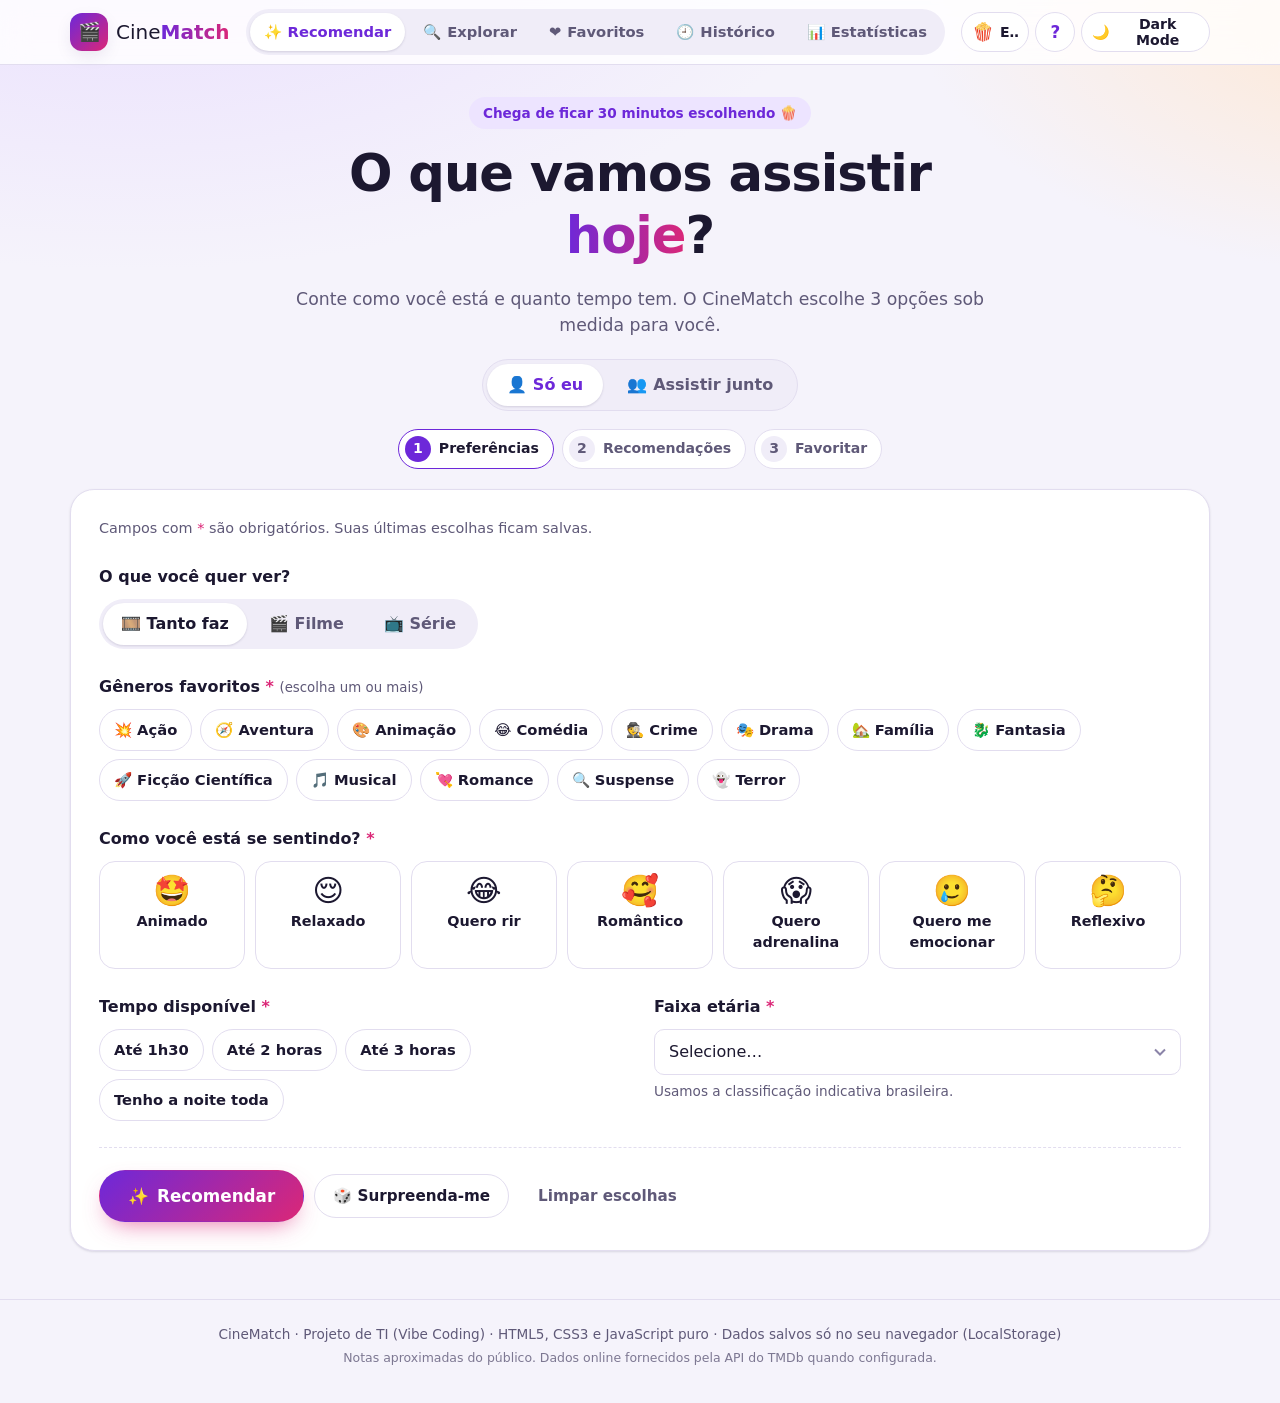
<file: index.html>
<!DOCTYPE html>
<html lang="pt-BR">
<head>
  <meta charset="UTF-8">
  <meta name="viewport" content="width=device-width, initial-scale=1.0">
  <meta name="description" content="CineMatch — recomendações rápidas de filmes e séries de acordo com seu humor, tempo e gêneros favoritos.">
  <meta name="theme-color" content="#6d28d9">
  <title>CineMatch — Recomendador de Filmes e Séries</title>
  <link rel="icon" href="data:image/svg+xml,<svg xmlns='http://www.w3.org/2000/svg' viewBox='0 0 100 100'><text y='.9em' font-size='90'>🎬</text></svg>">

  <!-- Aplica o tema salvo ANTES de desenhar a página (evita "piscar" claro→escuro) -->
  <script>
    (function () {
      var tema = null;
      try { tema = JSON.parse(localStorage.getItem('cinematch:tema')); } catch (e) {}
      if (!tema) tema = window.matchMedia('(prefers-color-scheme: dark)').matches ? 'dark' : 'light';
      document.documentElement.setAttribute('data-theme', tema);
    })();
  </script>
  <link rel="stylesheet" href="css/style.css">
</head>
<body>
  <!-- Aviso que só aparece se o style.css não carregar (ex.: index.html aberto de dentro do .zip). O style.css esconde este bloco. -->
  <div class="aviso-arquivos" role="alert" style="margin:16px;padding:16px 20px;border:3px solid #b45309;border-radius:12px;background:#fffbeb;color:#1f2937;font:16px/1.5 system-ui,sans-serif">
    <strong style="font-size:18px">⚠️ Os arquivos do CineMatch não foram encontrados.</strong><br>
    Provavelmente o <code>index.html</code> foi aberto de dentro do arquivo .zip. Para funcionar:
    <ol style="margin:8px 0 0">
      <li>Feche esta página.</li>
      <li>Clique com o botão direito no <b>CineMatch.zip</b> e escolha <b>Extrair tudo…</b></li>
      <li>Abra a pasta extraída <b>cinematch</b> e dê dois cliques no <b>index.html</b>.</li>
    </ol>
  </div>
  <a class="skip-link" href="#conteudo">Pular para o conteúdo</a>

  <!-- ================= CABEÇALHO ================= -->
  <header class="topbar">
    <div class="topbar__inner">
      <a class="brand" href="#recomendar" aria-label="CineMatch — página inicial">
        <span class="brand__logo" aria-hidden="true">🎬</span>
        <span class="brand__name">Cine<strong>Match</strong></span>
      </a>

      <nav class="nav" aria-label="Navegação principal">
        <ul class="nav__list">
          <li><a class="nav__link" href="#recomendar" data-view="recomendar"><span aria-hidden="true">✨</span><span>Recomendar</span></a></li>
          <li><a class="nav__link" href="#explorar" data-view="explorar"><span aria-hidden="true">🔍</span><span>Explorar</span></a></li>
          <li><a class="nav__link" href="#favoritos" data-view="favoritos"><span aria-hidden="true">❤️</span><span>Favoritos</span><span class="badge" id="badge-favoritos" hidden>0</span></a></li>
          <li><a class="nav__link" href="#historico" data-view="historico"><span aria-hidden="true">🕘</span><span>Histórico</span></a></li>
          <li><a class="nav__link" href="#estatisticas" data-view="estatisticas"><span aria-hidden="true">📊</span><span>Estatísticas</span></a></li>
        </ul>
      </nav>

      <div class="topbar__actions">
        <button type="button" class="btn-icon btn-perfil" id="btn-perfil" aria-haspopup="dialog" title="Trocar de perfil">
          <span class="btn-perfil__avatar" id="perfil-avatar" aria-hidden="true">🍿</span>
          <span class="btn-perfil__nome" id="perfil-nome">Eu</span>
        </button>
        <button type="button" class="btn-icon" id="btn-ajuda" aria-haspopup="dialog" aria-label="Ajuda e atalhos" title="Ajuda (?)"><span class="btn-ajuda__q" aria-hidden="true">?</span></button>
        <button type="button" class="btn-icon btn-tema" id="btn-tema" aria-pressed="false" title="Alternar tema (T)">
          <span class="btn-tema__icone" aria-hidden="true">🌙</span>
          <span class="btn-tema__texto" lang="en">Dark Mode</span>
        </button>
      </div>
    </div>
  </header>

  <main id="conteudo" tabindex="-1">

    <!-- ================= RECOMENDAR ================= -->
    <section class="view" id="view-recomendar" aria-labelledby="titulo-recomendar">
      <div class="hero">
        <p class="hero__eyebrow">Chega de ficar 30 minutos escolhendo 🍿</p>
        <h1 id="titulo-recomendar" class="hero__title">O que vamos assistir <span class="grad">hoje</span>?</h1>
        <p class="hero__text">Conte como você está e quanto tempo tem. O CineMatch escolhe 3 opções sob medida para você.</p>
      </div>

      <nav class="modo" aria-label="Para quem é a recomendação">
        <a class="modo__opt" href="#recomendar" aria-current="page"><span aria-hidden="true">👤</span> Só eu</a>
        <a class="modo__opt" href="#juntos"><span aria-hidden="true">👥</span> Assistir junto</a>
      </nav>

      <ol class="steps" aria-label="Etapas">
        <li class="steps__item is-active" id="step-1"><span>1</span> Preferências</li>
        <li class="steps__item" id="step-2"><span>2</span> Recomendações</li>
        <li class="steps__item" id="step-3"><span>3</span> Favoritar</li>
      </ol>

      <form class="card form-prefs" id="form-prefs" novalidate autocomplete="off" aria-describedby="form-dica">
        <p class="form-prefs__hint" id="form-dica">Campos com <span class="req" aria-hidden="true">*</span> são obrigatórios. Suas últimas escolhas ficam salvas.</p>

        <fieldset class="field field--full" id="campo-tipo">
          <legend>O que você quer ver?</legend>
          <div class="segmented" role="radiogroup" aria-label="Tipo de conteúdo">
            <label class="segmented__opt"><input type="radio" name="tipo" value="todos" checked><span>🎞️ Tanto faz</span></label>
            <label class="segmented__opt"><input type="radio" name="tipo" value="filme"><span>🎬 Filme</span></label>
            <label class="segmented__opt"><input type="radio" name="tipo" value="serie"><span>📺 Série</span></label>
          </div>
        </fieldset>

        <fieldset class="field field--full" id="campo-genero" aria-describedby="erro-genero">
          <legend>Gêneros favoritos <span class="req" aria-hidden="true">*</span> <small>(escolha um ou mais)</small></legend>
          <div class="chips" id="lista-generos"><!-- preenchido pelo app.js --></div>
          <p class="erro" id="erro-genero" role="alert" hidden></p>
        </fieldset>

        <fieldset class="field field--full" id="campo-humor" aria-describedby="erro-humor">
          <legend>Como você está se sentindo? <span class="req" aria-hidden="true">*</span></legend>
          <div class="moods" id="lista-humores"><!-- preenchido pelo app.js --></div>
          <p class="erro" id="erro-humor" role="alert" hidden></p>
        </fieldset>

        <fieldset class="field" id="campo-tempo" aria-describedby="erro-tempo">
          <legend>Tempo disponível <span class="req" aria-hidden="true">*</span></legend>
          <div class="chips chips--compact" id="lista-tempos"><!-- preenchido pelo app.js --></div>
          <p class="erro" id="erro-tempo" role="alert" hidden></p>
        </fieldset>

        <div class="field" id="campo-faixa">
          <label for="faixa" class="field__label">Faixa etária <span class="req" aria-hidden="true">*</span></label>
          <select id="faixa" name="faixa" class="select" aria-describedby="erro-faixa faixa-dica" required>
            <option value="">Selecione…</option>
          </select>
          <p class="field__hint" id="faixa-dica">Usamos a classificação indicativa brasileira.</p>
          <p class="erro" id="erro-faixa" role="alert" hidden></p>
        </div>

        <div class="form-prefs__actions field--full">
          <button type="submit" class="btn btn--primary btn--lg" id="btn-recomendar">
            <span class="btn__icon" aria-hidden="true">✨</span> Recomendar
          </button>
          <button type="button" class="btn btn--ghost" id="btn-surpresa" title="Escolhe preferências aleatórias">🎲 Surpreenda-me</button>
          <button type="reset" class="btn btn--text" id="btn-limpar">Limpar escolhas</button>
        </div>
      </form>

      <section class="resultados" id="resultados" aria-labelledby="titulo-resultados" hidden>
        <div class="section-head">
          <div>
            <h2 id="titulo-resultados">Recomendação de 3 sugestões</h2>
            <p class="section-head__sub" id="resumo-prefs"></p>
          </div>
          <button type="button" class="btn btn--ghost" id="btn-outras">🔄 Outras sugestões</button>
        </div>
        <div class="grid-cards" id="lista-resultados" aria-live="polite" aria-busy="false"></div>
      </section>
    </section>

    <!-- ================= ASSISTIR JUNTO ================= -->
    <section class="view" id="view-juntos" aria-labelledby="titulo-juntos" hidden>
      <div class="hero">
        <p class="hero__eyebrow">Fim da briga pelo controle remoto 🛋️</p>
        <h1 id="titulo-juntos" class="hero__title">Vamos assistir <span class="grad">juntos</span>?</h1>
        <p class="hero__text">Cada um conta do que gosta. O CineMatch procura o que agrada os dois e mostra quanto cada um vai curtir.</p>
      </div>

      <nav class="modo" aria-label="Para quem é a recomendação">
        <a class="modo__opt" href="#recomendar"><span aria-hidden="true">👤</span> Só eu</a>
        <a class="modo__opt" href="#juntos" aria-current="page"><span aria-hidden="true">👥</span> Assistir junto</a>
      </nav>

      <form class="card form-juntos" id="form-juntos" novalidate autocomplete="off" aria-describedby="juntos-dica">
        <p class="form-prefs__hint" id="juntos-dica">Campos com <span class="req" aria-hidden="true">*</span> são obrigatórios. Na faixa etária, vale a de quem é mais novo.</p>

        <fieldset class="juntos-comum" id="campo-j-comum">
          <legend class="juntos-comum__titulo"><span aria-hidden="true">🤝</span> Para os dois</legend>
          <fieldset class="field" id="campo-j-tipo">
            <legend>O que vocês querem ver?</legend>
            <div class="segmented" role="radiogroup" aria-label="Tipo de conteúdo">
              <label class="segmented__opt"><input type="radio" name="j-tipo" value="todos" checked><span>🎞️ Tanto faz</span></label>
              <label class="segmented__opt"><input type="radio" name="j-tipo" value="filme"><span>🎬 Filme</span></label>
              <label class="segmented__opt"><input type="radio" name="j-tipo" value="serie"><span>📺 Série</span></label>
            </div>
          </fieldset>
          <fieldset class="field" id="campo-j-tempo" aria-describedby="erro-j-tempo">
            <legend>Quanto tempo vocês têm? <span class="req" aria-hidden="true">*</span></legend>
            <div class="chips chips--compact" id="lista-j-tempos"><!-- preenchido pelo app.js --></div>
            <p class="erro" id="erro-j-tempo" role="alert" hidden></p>
          </fieldset>
        </fieldset>

        <div class="pessoas" id="pessoas"><!-- os dois blocos de pessoa são gerados pelo app.js --></div>

        <div class="form-prefs__actions">
          <button type="submit" class="btn btn--primary btn--lg" id="btn-juntos">
            <span class="btn__icon" aria-hidden="true">💞</span> Encontrar para nós dois
          </button>
          <button type="reset" class="btn btn--text">Limpar escolhas</button>
        </div>
      </form>

      <section class="resultados" id="resultados-juntos" aria-labelledby="titulo-resultados-juntos" hidden>
        <div class="section-head">
          <div>
            <h2 id="titulo-resultados-juntos">3 sugestões para vocês dois</h2>
            <p class="section-head__sub" id="resumo-juntos"></p>
          </div>
          <button type="button" class="btn btn--ghost" id="btn-outras-juntos">🔄 Outras sugestões</button>
        </div>
        <div class="grid-cards" id="lista-juntos" aria-live="polite" aria-busy="false"></div>
      </section>
    </section>

    <!-- ================= EXPLORAR (BUSCA) ================= -->
    <section class="view" id="view-explorar" aria-labelledby="titulo-explorar" hidden>
      <div class="section-head section-head--page">
        <div>
          <h1 id="titulo-explorar">Explorar catálogo</h1>
          <p class="section-head__sub">Busque por título, gênero ou ano. Pressione <kbd>/</kbd> para focar a busca.</p>
        </div>
      </div>

      <form class="card toolbar" id="form-busca" role="search" onsubmit="return false">
        <div class="toolbar__search">
          <label for="busca" class="sr-only">Buscar filmes e séries</label>
          <span class="toolbar__search-icon" aria-hidden="true">🔍</span>
          <input type="search" id="busca" class="input" placeholder="Ex.: Interestelar, comédia, 2019…" autocomplete="off">
        </div>
        <div class="toolbar__filters">
          <label class="sr-only" for="filtro-genero">Filtrar por gênero</label>
          <select id="filtro-genero" class="select"><option value="">Todos os gêneros</option></select>
          <label class="sr-only" for="filtro-tipo">Filtrar por tipo</label>
          <select id="filtro-tipo" class="select">
            <option value="">Filmes e séries</option>
            <option value="filme">Só filmes</option>
            <option value="serie">Só séries</option>
          </select>
          <label class="sr-only" for="ordem-busca">Ordenar</label>
          <select id="ordem-busca" class="select">
            <option value="nota">Mais bem avaliados</option>
            <option value="titulo">Ordem alfabética</option>
            <option value="recentes">Mais recentes</option>
            <option value="curtos">Mais curtos</option>
          </select>
        </div>
      </form>

      <p class="contador" id="contador-busca" aria-live="polite"></p>
      <div class="grid-cards grid-cards--small" id="lista-busca"></div>

      <section class="online" id="secao-online" hidden aria-labelledby="titulo-online">
        <h2 id="titulo-online">🌐 Resultados online <small>(TMDb)</small></h2>
        <div class="grid-cards grid-cards--small" id="lista-online"></div>
      </section>

      <aside class="card api-cta" id="api-cta">
        <div>
          <h2>🔌 Conectar com a API do TMDb</h2>
          <p>Com uma chave gratuita do TMDb, o CineMatch mostra pôsteres reais, sinopses atualizadas e busca em milhares de títulos online.</p>
        </div>
        <button type="button" class="btn btn--ghost" data-acao="abrir-api">Configurar API</button>
      </aside>
    </section>

    <!-- ================= FAVORITOS ================= -->
    <section class="view" id="view-favoritos" aria-labelledby="titulo-favoritos" hidden>
      <div class="section-head section-head--page">
        <div>
          <h1 id="titulo-favoritos">Meus Favoritos</h1>
          <p class="section-head__sub" id="sub-favoritos"></p>
        </div>
        <div class="section-head__actions">
          <label class="sr-only" for="ordem-favoritos">Ordenar favoritos</label>
          <select id="ordem-favoritos" class="select">
            <option value="recentes">Adicionados recentemente</option>
            <option value="minha-nota">Minha avaliação</option>
            <option value="nota">Nota do público</option>
            <option value="titulo">Ordem alfabética</option>
          </select>
          <button type="button" class="btn btn--ghost" id="btn-exportar" title="Baixar backup em JSON">⬇️ Backup</button>
          <label class="btn btn--ghost" title="Restaurar backup em JSON">⬆️ Restaurar
            <input type="file" id="input-importar" accept="application/json,.json" class="sr-only">
          </label>
        </div>
      </div>
      <ul class="lista-favoritos" id="lista-favoritos"></ul>
    </section>

    <!-- ================= HISTÓRICO ================= -->
    <section class="view" id="view-historico" aria-labelledby="titulo-historico" hidden>
      <div class="section-head section-head--page">
        <div>
          <h1 id="titulo-historico">Histórico de recomendações</h1>
          <p class="section-head__sub">As últimas 30 recomendações ficam salvas neste navegador.</p>
        </div>
        <button type="button" class="btn btn--danger-ghost" id="btn-limpar-historico">🗑️ Limpar histórico</button>
      </div>
      <ol class="timeline" id="lista-historico"></ol>
    </section>

    <!-- ================= ESTATÍSTICAS ================= -->
    <section class="view" id="view-estatisticas" aria-labelledby="titulo-estatisticas" hidden>
      <div class="section-head section-head--page">
        <div>
          <h1 id="titulo-estatisticas">Suas estatísticas</h1>
          <p class="section-head__sub">Um raio-x do seu gosto, calculado a partir dos favoritos e do histórico.</p>
        </div>
      </div>
      <div id="conteudo-estatisticas"></div>
    </section>
  </main>

  <footer class="footer">
    <p>CineMatch · Projeto de TI (Vibe Coding) · HTML5, CSS3 e JavaScript puro · Dados salvos só no seu navegador (LocalStorage)</p>
    <p class="footer__small">Notas aproximadas do público. Dados online fornecidos pela API do TMDb quando configurada.</p>
  </footer>

  <!-- ================= DIÁLOGOS (MODAIS) ================= -->
  <dialog class="modal modal--detalhes" id="dlg-detalhes" aria-labelledby="det-titulo">
    <div class="modal__body" id="det-conteudo"></div>
  </dialog>

  <dialog class="modal" id="dlg-ajuda" aria-labelledby="ajuda-titulo">
    <div class="modal__body">
      <button type="button" class="modal__close" data-fechar aria-label="Fechar">✕</button>
      <h2 id="ajuda-titulo">Como usar o CineMatch</h2>
      <ol class="ajuda-passos">
        <li><strong>Escolha suas preferências:</strong> tipo, gêneros, humor, tempo e faixa etária.</li>
        <li><strong>Clique em Recomendar:</strong> você recebe 3 sugestões com o motivo de cada uma.</li>
        <li><strong>Vai assistir com alguém?</strong> Use <em>👥 Assistir junto</em>: cada um escolhe o que gosta e o app procura o que agrada os dois.</li>
        <li><strong>Não curtiu uma?</strong> Use <em>Trocar</em> no card ou <em>Outras sugestões</em>.</li>
        <li><strong>Salve com ❤️</strong> e avalie seus favoritos com estrelas.</li>
        <li>Tudo fica salvo no navegador: favoritos, histórico, tema e preferências.</li>
      </ol>
      <h3>Atalhos de teclado</h3>
      <dl class="atalhos">
        <div><dt><kbd>1</kbd>–<kbd>5</kbd></dt><dd>Ir para Recomendar, Explorar, Favoritos, Histórico e Estatísticas</dd></div>
        <div><dt><kbd>J</kbd></dt><dd>Abrir o modo Assistir junto</dd></div>
        <div><dt><kbd>T</kbd></dt><dd>Alternar tema claro/escuro</dd></div>
        <div><dt><kbd>/</kbd></dt><dd>Buscar no catálogo</dd></div>
        <div><dt><kbd>?</kbd></dt><dd>Abrir esta ajuda</dd></div>
        <div><dt><kbd>Esc</kbd></dt><dd>Fechar janelas</dd></div>
      </dl>
      <label class="switch-atalhos"><input type="checkbox" id="cfg-atalhos" aria-describedby="atalhos-dica"> Usar atalhos de uma tecla</label>
      <p class="modal__sub" id="atalhos-dica">Desligue se você usa leitor de tela ou comandos de voz e as teclas sozinhas atrapalham. As notificações ficam paradas enquanto o mouse ou o foco do teclado estiver sobre elas.</p>
      <div class="modal__actions">
        <button type="button" class="btn btn--ghost" data-acao="abrir-api">🔌 Configurar API TMDb</button>
        <button type="button" class="btn btn--primary" data-fechar>Entendi</button>
      </div>
    </div>
  </dialog>

  <dialog class="modal" id="dlg-perfis" aria-labelledby="perfis-titulo">
    <div class="modal__body">
      <button type="button" class="modal__close" data-fechar aria-label="Fechar">✕</button>
      <h2 id="perfis-titulo">Quem está assistindo?</h2>
      <p class="modal__sub">Cada perfil tem seus próprios favoritos, histórico e preferências.</p>
      <ul class="perfis" id="lista-perfis"></ul>
      <form class="novo-perfil" id="form-perfil">
        <h3>Novo perfil</h3>
        <label for="perfil-nome-input" class="field__label">Nome</label>
        <input type="text" id="perfil-nome-input" class="input" maxlength="20" placeholder="Ex.: Mãe, Pedro, Casal…" required>
        <fieldset class="avatares">
          <legend class="field__label">Avatar</legend>
          <div id="lista-avatares" class="avatares__grid"></div>
        </fieldset>
        <p class="erro" id="erro-perfil" role="alert" hidden></p>
        <button type="submit" class="btn btn--primary">Criar perfil</button>
      </form>
    </div>
  </dialog>

  <dialog class="modal" id="dlg-api" aria-labelledby="api-titulo">
    <form class="modal__body" id="form-api" method="dialog">
      <button type="button" class="modal__close" data-fechar aria-label="Fechar">✕</button>
      <h2 id="api-titulo">🔌 API do TMDb (opcional)</h2>
      <p class="modal__sub">Crie uma conta grátis em <a href="https://www.themoviedb.org/settings/api" target="_blank" rel="noopener">themoviedb.org</a>, copie a <strong>API Key (v3)</strong> ou o <strong>Token de leitura (v4)</strong> e cole abaixo. A chave fica salva só neste navegador.</p>
      <label for="api-key" class="field__label">Chave da API</label>
      <input type="text" id="api-key" class="input" autocomplete="off" spellcheck="false" placeholder="Cole sua chave aqui">
      <p class="api-status" id="api-status" aria-live="polite"></p>
      <div class="modal__actions">
        <button type="button" class="btn btn--text" id="btn-api-remover">Remover chave</button>
        <button type="button" class="btn btn--primary" id="btn-api-salvar">Testar e salvar</button>
      </div>
    </form>
  </dialog>

  <dialog class="modal modal--confirmar" id="dlg-confirmar" aria-labelledby="confirmar-titulo" aria-describedby="confirmar-texto">
    <div class="modal__body">
      <h2 id="confirmar-titulo">Tem certeza?</h2>
      <p id="confirmar-texto"></p>
      <div class="modal__actions">
        <button type="button" class="btn btn--ghost" id="confirmar-nao">Cancelar</button>
        <button type="button" class="btn btn--danger" id="confirmar-sim">Confirmar</button>
      </div>
    </div>
  </dialog>

  <!-- Notificações (feedback ao usuário) -->
  <div class="toasts" id="toasts" role="status" aria-live="polite"></div>

  <!-- Scripts: dados → persistência → aplicação -->
  <script src="js/movies.js"></script>
  <script src="js/storage.js"></script>
  <script src="js/app.js"></script>
</body>
</html>
</file>
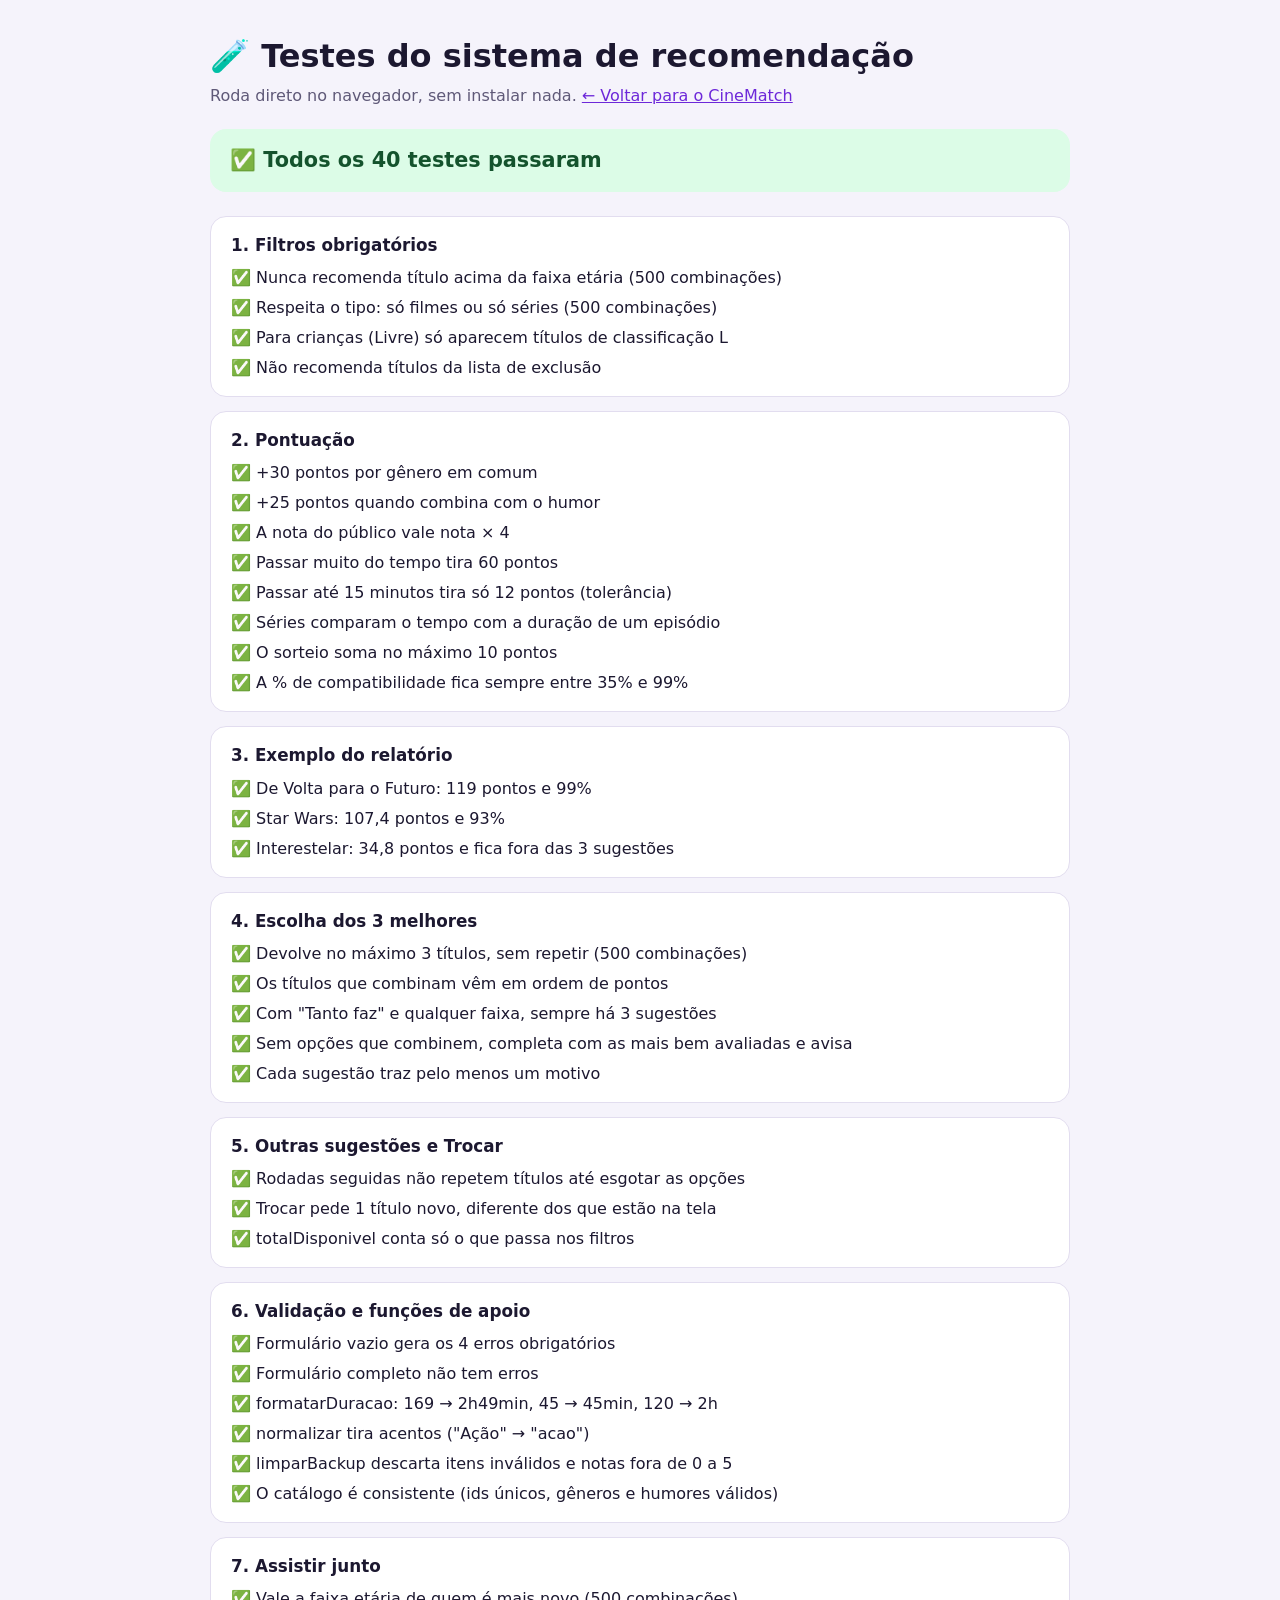
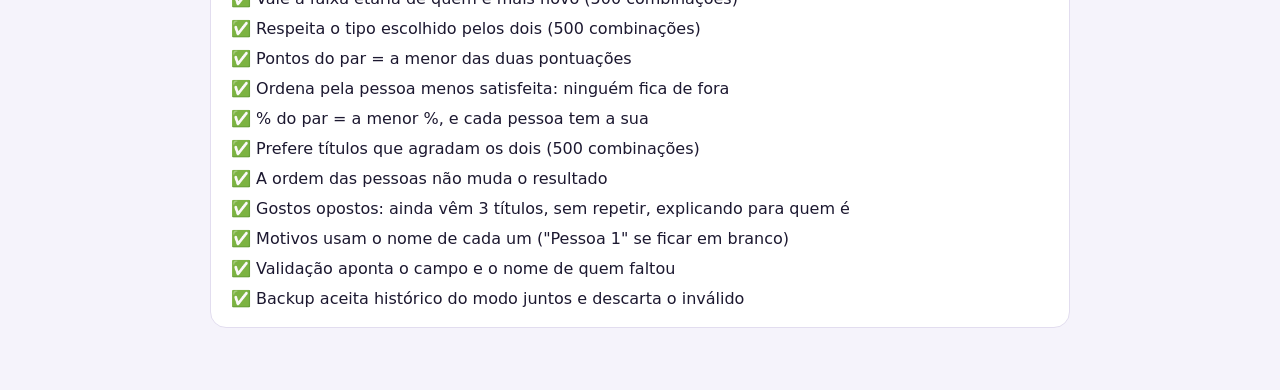
<file: testes.html>
<!DOCTYPE html>
<html lang="pt-BR">
<head>
  <meta charset="UTF-8">
  <meta name="viewport" content="width=device-width, initial-scale=1.0">
  <title>CineMatch — Testes automáticos</title>
  <link rel="icon" href="data:image/svg+xml,<svg xmlns='http://www.w3.org/2000/svg' viewBox='0 0 100 100'><text y='.9em' font-size='90'>🧪</text></svg>">
  <style>
    body { margin: 0; font: 16px/1.5 system-ui, -apple-system, "Segoe UI", Roboto, sans-serif; background: #f5f3fb; color: #1c1830; }
    main { max-width: 860px; margin: 0 auto; padding: 32px 20px 48px; }
    h1 { margin: 0 0 4px; }
    .sub { color: #5f5978; margin: 0 0 20px; }
    .resumo { font-size: 1.3rem; font-weight: 800; padding: 16px 20px; border-radius: 16px; margin-bottom: 24px; }
    .passou { background: #dcfce7; color: #14532d; }
    .falhou { background: #fee2e2; color: #7f1d1d; }
    section { background: #fff; border: 1px solid #e2ddef; border-radius: 16px; padding: 16px 20px; margin-bottom: 14px; }
    h2 { font-size: 1.05rem; margin: 0 0 8px; }
    ul { list-style: none; margin: 0; padding: 0; display: grid; gap: 6px; }
    li.erro { color: #991b1b; font-weight: 600; }
    small { font-weight: 400; color: #7f1d1d; }
    a { color: #6d28d9; }
  </style>
</head>
<body>
  <main>
    <h1>🧪 Testes do sistema de recomendação</h1>
    <p class="sub">Roda direto no navegador, sem instalar nada. <a href="index.html">← Voltar para o CineMatch</a></p>
    <p class="resumo" id="resumo" role="status">Rodando…</p>
    <div id="lista"></div>
  </main>
  <!-- Mesmos arquivos do app + os testes -->
  <script src="js/movies.js"></script>
  <script src="js/storage.js"></script>
  <script src="js/app.js"></script>
  <script src="js/testes.js"></script>
</body>
</html>
</file>
<file: css/style.css>
/* ==================================================================
   CineMatch — style.css
   ------------------------------------------------------------------
   Organização:
     1. Variáveis (tema claro / escuro)
     2. Base e acessibilidade
     3. Cabeçalho e navegação
     4. Componentes (botões, campos, chips, cards…)
     5. Telas (recomendar, explorar, favoritos, histórico, estatísticas)
     6. Modais e notificações
     7. Animações
     8. Responsividade (tablet e celular)
   ================================================================== */

/* ---------- 1. VARIÁVEIS ---------- */
:root {
  --bg: #f5f3fb;
  --bg-glow: radial-gradient(1200px 600px at 10% -10%, #e9defe 0%, transparent 60%),
             radial-gradient(900px 500px at 110% 0%, #ffe7d1 0%, transparent 55%);
  --surface: #ffffff;
  --surface-2: #f0edf8;
  --surface-3: #e6e1f3;
  --text: #1c1830;
  --muted: #5f5978;
  --border: #e2ddef;
  --primary: #6d28d9;
  --primary-2: #db2777;
  --primary-soft: #ede4ff;
  --on-primary: #ffffff;
  --accent: #f59e0b;
  --nota: #b45309;      /* tom escuro do âmbar: contraste ≥ 4.5:1 no fundo claro */
  --estrela: #d97706;   /* estrelas: contraste ≥ 3:1 (WCAG 1.4.11) */
  --fav-fg: #be185d;
  --success: #15803d;
  --danger: #dc2626;
  --danger-soft: #fee2e2;
  --shadow-sm: 0 1px 2px rgb(30 20 60 / .06), 0 1px 3px rgb(30 20 60 / .08);
  --shadow-md: 0 6px 20px -6px rgb(40 20 90 / .18);
  --shadow-lg: 0 24px 60px -18px rgb(40 20 90 / .35);
  --radius-sm: 10px;
  --radius: 16px;
  --radius-lg: 24px;
  --font: system-ui, -apple-system, "Segoe UI", Roboto, "Helvetica Neue", Arial, sans-serif;
  --nav-h: 64px;
  --t-fast: .15s ease;
  --t: .25s cubic-bezier(.2, .8, .2, 1);
  color-scheme: light;
}

[data-theme="dark"] {
  --bg: #0e0b19;
  --bg-glow: radial-gradient(1200px 600px at 10% -10%, #2a1754 0%, transparent 60%),
             radial-gradient(900px 500px at 110% 0%, #3b1530 0%, transparent 55%);
  --surface: #181427;
  --surface-2: #211c36;
  --surface-3: #2c2646;
  --text: #f2effb;
  --muted: #aaa3c6;
  --border: #2f2849;
  --primary: #a78bfa;
  --primary-2: #f472b6;
  --primary-soft: #2b2150;
  --on-primary: #160d2e;
  --success: #4ade80;
  --nota: #fbbf24;
  --estrela: #fbbf24;
  --fav-fg: #f472b6;
  --danger: #f87171;
  --danger-soft: #3a1720;
  --shadow-sm: 0 1px 2px rgb(0 0 0 / .4);
  --shadow-md: 0 8px 24px -8px rgb(0 0 0 / .6);
  --shadow-lg: 0 24px 60px -18px rgb(0 0 0 / .8);
  color-scheme: dark;
}

/* ---------- 2. BASE E ACESSIBILIDADE ---------- */
*, *::before, *::after { box-sizing: border-box; }

html { scroll-behavior: smooth; -webkit-text-size-adjust: 100%; }

body {
  margin: 0;
  min-height: 100vh;
  display: flex;
  flex-direction: column;
  font-family: var(--font);
  font-size: 16px;
  line-height: 1.5;
  color: var(--text);
  background: var(--bg-glow), var(--bg);
  background-attachment: fixed;
  transition: background-color var(--t), color var(--t);
}

main { flex: 1; width: 100%; max-width: 1180px; margin: 0 auto; padding: 24px 20px 48px; outline: none; }

h1, h2, h3 { line-height: 1.2; margin: 0 0 .4em; }
h1 { font-size: clamp(1.6rem, 1.2rem + 1.6vw, 2.4rem); letter-spacing: -.02em; }
h2 { font-size: 1.35rem; letter-spacing: -.01em; }
h3 { font-size: 1.05rem; }
p { margin: 0 0 .8em; }
a { color: var(--primary); }
img { max-width: 100%; display: block; }
small { color: var(--muted); font-weight: 400; }
kbd {
  font: 600 .8em/1 var(--font); padding: .25em .5em; border-radius: 6px;
  background: var(--surface-2); border: 1px solid var(--border); border-bottom-width: 2px;
}

.sr-only {
  position: absolute !important; width: 1px; height: 1px; padding: 0; margin: -1px;
  overflow: hidden; clip: rect(0 0 0 0); white-space: nowrap; border: 0;
}

.skip-link {
  position: absolute; left: 12px; top: -60px; z-index: 100;
  background: var(--primary); color: var(--on-primary); padding: 10px 16px;
  border-radius: var(--radius-sm); font-weight: 700; text-decoration: none; transition: top var(--t-fast);
}
.skip-link:focus { top: 12px; }

:focus-visible { outline: 3px solid var(--primary); outline-offset: 2px; border-radius: 6px; }

[hidden] { display: none !important; }

/* ---------- 3. CABEÇALHO E NAVEGAÇÃO ---------- */
.topbar {
  position: sticky; top: 0; z-index: 40;
  background: color-mix(in srgb, var(--surface) 82%, transparent);
  backdrop-filter: saturate(160%) blur(14px);
  -webkit-backdrop-filter: saturate(160%) blur(14px);
  border-bottom: 1px solid var(--border);
}
.topbar__inner {
  max-width: 1180px; margin: 0 auto; padding: 0 20px; height: var(--nav-h);
  display: flex; align-items: center; gap: 16px;
}

.brand { display: flex; align-items: center; gap: 8px; text-decoration: none; color: var(--text); font-size: 1.25rem; }
.brand__logo {
  display: grid; place-items: center; width: 38px; height: 38px; border-radius: 12px;
  background: linear-gradient(135deg, var(--primary), var(--primary-2)); font-size: 1.15rem;
  box-shadow: var(--shadow-md);
}
.brand__name strong {
  background: linear-gradient(90deg, var(--primary), var(--primary-2));
  -webkit-background-clip: text; background-clip: text; color: transparent;
}

.nav { flex: 1; display: flex; justify-content: center; }
.nav__list { display: flex; gap: 4px; list-style: none; margin: 0; padding: 4px; background: var(--surface-2); border-radius: 999px; }
.nav__link {
  position: relative; display: flex; align-items: center; gap: 6px; padding: 8px 14px; border-radius: 999px;
  color: var(--muted); text-decoration: none; font-weight: 600; font-size: .92rem; white-space: nowrap;
  transition: background var(--t-fast), color var(--t-fast);
}
.nav__link:hover { color: var(--text); background: var(--surface-3); }
.nav__link[aria-current="page"] { background: var(--surface); color: var(--primary); box-shadow: var(--shadow-sm); }

.badge {
  min-width: 20px; height: 20px; padding: 0 6px; border-radius: 999px; display: inline-grid; place-items: center;
  background: var(--primary-2); color: #fff; font-size: .72rem; font-weight: 800;
}
.badge.pop { animation: pop .4s ease; }

.topbar__actions { display: flex; align-items: center; gap: 6px; }
.btn-icon {
  display: inline-flex; align-items: center; gap: 6px; height: 40px; min-width: 40px; padding: 0 10px;
  border: 1px solid var(--border); border-radius: 999px; background: var(--surface); color: var(--text);
  font: 600 .88rem var(--font); cursor: pointer; transition: transform var(--t-fast), background var(--t-fast);
  justify-content: center;
}
.btn-icon:hover { background: var(--surface-2); }
.btn-icon:active { transform: scale(.95); }
.btn-perfil__avatar { font-size: 1.1rem; }
.btn-perfil__nome { max-width: 90px; overflow: hidden; text-overflow: ellipsis; white-space: nowrap; }

/* ---------- 4. COMPONENTES ---------- */
.card {
  background: var(--surface); border: 1px solid var(--border); border-radius: var(--radius-lg);
  box-shadow: var(--shadow-sm); transition: background-color var(--t), border-color var(--t);
}

/* Botões */
.btn {
  --btn-bg: var(--surface-2); --btn-fg: var(--text);
  display: inline-flex; align-items: center; justify-content: center; gap: 8px;
  min-height: 44px; padding: 10px 18px; border-radius: 999px; border: 1px solid transparent;
  background: var(--btn-bg); color: var(--btn-fg); font: 700 .95rem var(--font); cursor: pointer;
  text-decoration: none; transition: transform var(--t-fast), box-shadow var(--t-fast), background var(--t-fast), opacity var(--t-fast);
  -webkit-tap-highlight-color: transparent;
}
.btn:hover { transform: translateY(-1px); }
.btn:active { transform: translateY(0) scale(.98); }
.btn:disabled { opacity: .6; cursor: progress; transform: none; }
.btn--primary {
  --btn-fg: #fff; background: linear-gradient(135deg, var(--primary), var(--primary-2));
  box-shadow: 0 10px 24px -10px color-mix(in srgb, var(--primary-2) 70%, transparent);
}
[data-theme="dark"] .btn--primary { --btn-fg: #fff; background: linear-gradient(135deg, #7c3aed, #db2777); }
.btn--primary:hover { box-shadow: 0 14px 30px -10px color-mix(in srgb, var(--primary-2) 80%, transparent); }
.btn--lg { min-height: 52px; padding: 12px 28px; font-size: 1.05rem; }
.btn--ghost { --btn-bg: var(--surface); border-color: var(--border); }
.btn--ghost:hover { --btn-bg: var(--surface-2); }
.btn--text { --btn-bg: transparent; --btn-fg: var(--muted); }
.btn--text:hover { --btn-fg: var(--text); }
.btn--danger { --btn-bg: var(--danger); --btn-fg: #fff; }
.btn--danger-ghost { --btn-bg: transparent; --btn-fg: var(--danger); border-color: color-mix(in srgb, var(--danger) 40%, transparent); }
.btn--danger-ghost:hover { --btn-bg: var(--danger-soft); }
.btn--sm { min-height: 36px; padding: 6px 12px; font-size: .85rem; }

.spinner {
  width: 18px; height: 18px; border-radius: 50%; border: 3px solid rgb(255 255 255 / .4); border-top-color: #fff;
  animation: spin .7s linear infinite;
}

/* Campos */
.field { border: 0; margin: 0; padding: 0; min-width: 0; }
.field legend, .field__label { font-weight: 700; margin-bottom: 10px; padding: 0; display: block; }
.field__hint { color: var(--muted); font-size: .85rem; margin: 6px 0 0; }
.req { color: var(--primary-2); }
.input, .select {
  width: 100%; min-height: 46px; padding: 10px 14px; border-radius: var(--radius-sm);
  border: 1.5px solid var(--border); background: var(--surface); color: var(--text); font: 500 1rem var(--font);
  transition: border-color var(--t-fast), box-shadow var(--t-fast);
}
.select {
  appearance: none; -webkit-appearance: none; padding-right: 40px; cursor: pointer;
  background-image: url("data:image/svg+xml,%3Csvg xmlns='http://www.w3.org/2000/svg' width='12' height='8' fill='none' stroke='%238b84a8' stroke-width='2'%3E%3Cpath d='M1 1.5l5 5 5-5'/%3E%3C/svg%3E");
  background-repeat: no-repeat; background-position: right 14px center;
}
.input:focus, .select:focus { outline: none; border-color: var(--primary); box-shadow: 0 0 0 4px color-mix(in srgb, var(--primary) 22%, transparent); }
.is-invalid .select, .select[aria-invalid="true"] { border-color: var(--danger); }

.erro {
  display: flex; align-items: center; gap: 6px; margin: 10px 0 0; color: var(--danger); font-weight: 600; font-size: .9rem;
  animation: shake .35s ease;
}
.erro::before { content: "⚠️"; }

/* Chips (checkbox / radio estilizados) */
.chips { display: flex; flex-wrap: wrap; gap: 8px; }
.chip { position: relative; }
.chip input { position: absolute; opacity: 0; inset: 0; margin: 0; cursor: pointer; }
.chip span {
  display: inline-flex; align-items: center; gap: 6px; padding: 9px 14px; border-radius: 999px;
  border: 1.5px solid var(--border); background: var(--surface); font-weight: 600; font-size: .92rem;
  cursor: pointer; user-select: none; transition: all var(--t-fast);
}
.chip:hover span { border-color: var(--primary); }
.chip input:checked + span {
  background: var(--primary-soft); border-color: var(--primary); color: var(--primary);
  box-shadow: inset 0 0 0 1px var(--primary);
}
.chip input:checked + span::after { content: "✓"; font-weight: 900; }
.chip input:focus-visible + span { outline: 3px solid var(--primary); outline-offset: 2px; }
.is-invalid .chip span { border-color: color-mix(in srgb, var(--danger) 55%, var(--border)); }

/* Seletor segmentado (Tanto faz / Filme / Série) */
.segmented { display: inline-flex; padding: 4px; gap: 4px; border-radius: 999px; background: var(--surface-2); flex-wrap: wrap; }
.segmented__opt { position: relative; }
.segmented__opt input { position: absolute; opacity: 0; inset: 0; margin: 0; cursor: pointer; }
.segmented__opt span { display: block; white-space: nowrap; padding: 9px 18px; border-radius: 999px; font-weight: 700; color: var(--muted); cursor: pointer; transition: all var(--t-fast); }
.segmented__opt input:checked + span { background: var(--surface); color: var(--text); box-shadow: var(--shadow-sm); }
.segmented__opt input:focus-visible + span { outline: 3px solid var(--primary); outline-offset: 2px; }

/* Cartões de humor */
.moods { display: grid; grid-template-columns: repeat(auto-fill, minmax(130px, 1fr)); gap: 10px; }
.mood { position: relative; }
.mood input { position: absolute; opacity: 0; inset: 0; margin: 0; cursor: pointer; }
.mood span {
  display: flex; flex-direction: column; align-items: center; gap: 4px; padding: 14px 8px; text-align: center;
  border-radius: var(--radius); border: 1.5px solid var(--border); background: var(--surface);
  font-weight: 700; font-size: .9rem; cursor: pointer; transition: all var(--t-fast); height: 100%;
}
.mood b { font-size: 1.9rem; line-height: 1; transition: transform var(--t); }
.mood:hover span { border-color: var(--primary); }
.mood:hover b { transform: scale(1.12) rotate(-4deg); }
.mood input:checked + span { background: var(--primary-soft); border-color: var(--primary); color: var(--primary); box-shadow: inset 0 0 0 1px var(--primary); }
.mood input:checked + span b { transform: scale(1.15); }
.mood input:focus-visible + span { outline: 3px solid var(--primary); outline-offset: 2px; }
.is-invalid .mood span { border-color: color-mix(in srgb, var(--danger) 55%, var(--border)); }

/* ---------- 5. TELAS ---------- */
.view { animation: fadeUp .35s var(--t) both; }

/* Hero */
.hero { text-align: center; max-width: 720px; margin: 8px auto 20px; }
.hero__eyebrow {
  display: inline-block; padding: 6px 14px; border-radius: 999px; background: var(--primary-soft);
  color: var(--primary); font-weight: 700; font-size: .85rem; margin-bottom: 14px;
}
.hero__title { font-size: clamp(2rem, 1.4rem + 2.6vw, 3.2rem); font-weight: 850; }
.grad { background: linear-gradient(90deg, var(--primary), var(--primary-2)); -webkit-background-clip: text; background-clip: text; color: transparent; }
.hero__text { color: var(--muted); font-size: 1.08rem; }

/* Etapas */
.steps { display: flex; justify-content: center; gap: 8px; list-style: none; padding: 0; margin: 0 0 20px; flex-wrap: wrap; }
.steps__item {
  display: flex; align-items: center; gap: 8px; padding: 6px 14px 6px 6px; border-radius: 999px;
  background: var(--surface); border: 1px solid var(--border); color: var(--muted); font-weight: 600; font-size: .88rem;
  transition: all var(--t);
}
.steps__item span { display: grid; place-items: center; width: 26px; height: 26px; border-radius: 50%; background: var(--surface-2); font-weight: 800; }
.steps__item.is-active { color: var(--text); border-color: var(--primary); }
.steps__item.is-active span { background: var(--primary); color: var(--on-primary); }
.steps__item.is-done span { background: var(--success); color: #fff; }

/* Formulário de preferências */
.form-prefs { display: grid; grid-template-columns: 1fr 1fr; gap: 26px 28px; padding: 28px; }
.field--full { grid-column: 1 / -1; }
.form-prefs__hint { grid-column: 1 / -1; margin: 0; color: var(--muted); font-size: .9rem; }
.form-prefs__actions { display: flex; flex-wrap: wrap; align-items: center; gap: 10px; padding-top: 6px; border-top: 1px dashed var(--border); padding-top: 22px; }

/* Cabeçalho de seção */
.section-head { display: flex; align-items: flex-end; justify-content: space-between; gap: 16px; flex-wrap: wrap; margin: 36px 0 16px; }
.section-head--page { margin-top: 8px; }
.section-head__sub { color: var(--muted); margin: 0; }
.section-head__actions { display: flex; gap: 8px; flex-wrap: wrap; align-items: center; }
.section-head__actions .select { width: auto; }

/* Grade de cards de título */
.grid-cards { display: grid; grid-template-columns: repeat(auto-fill, minmax(260px, 1fr)); gap: 20px; }
.grid-cards--small { grid-template-columns: repeat(auto-fill, minmax(200px, 1fr)); gap: 16px; }

.titulo-card {
  position: relative; display: flex; flex-direction: column; overflow: hidden;
  background: var(--surface); border: 1px solid var(--border); border-radius: var(--radius-lg);
  box-shadow: var(--shadow-sm); transition: transform var(--t), box-shadow var(--t);
  animation: fadeUp .45s var(--t) both; animation-delay: calc(var(--i, 0) * 90ms);
}
.titulo-card:hover { transform: translateY(-4px); box-shadow: var(--shadow-lg); }

.poster {
  position: relative; aspect-ratio: 2 / 3; overflow: hidden; color: #fff; cursor: pointer;
  background: linear-gradient(160deg, var(--c1, #6d28d9), var(--c2, #1e1b4b));
  display: flex; flex-direction: column; justify-content: flex-end; padding: 14px; border: 0; width: 100%; text-align: left; font: inherit;
}
.poster::before {
  content: ""; position: absolute; inset: 0;
  background: radial-gradient(circle at 30% 20%, rgb(255 255 255 / .28), transparent 45%),
              linear-gradient(to top, rgb(0 0 0 / .65), transparent 55%);
}
.poster__emoji { position: absolute; top: 18%; left: 50%; transform: translateX(-50%); font-size: 5rem; filter: drop-shadow(0 10px 18px rgb(0 0 0 / .35)); transition: transform var(--t); }
.titulo-card:hover .poster__emoji { transform: translateX(-50%) scale(1.08) rotate(-3deg); }
.poster__nome { position: relative; font-weight: 850; font-size: 1.15rem; line-height: 1.15; text-shadow: 0 2px 8px rgb(0 0 0 / .4); }
.poster__img { position: absolute; inset: 0; width: 100%; height: 100%; object-fit: cover; animation: fadeIn .5s ease both; }
.poster.tem-img .poster__emoji, .poster.tem-img .poster__nome { display: none; }
.poster.tem-img::before { background: linear-gradient(to top, rgb(0 0 0 / .45), transparent 40%); z-index: 1; }

.poster__tags { position: absolute; top: 10px; left: 10px; right: 10px; display: flex; justify-content: space-between; gap: 6px; z-index: 2; }
.tag {
  display: inline-flex; align-items: center; gap: 4px; padding: 4px 9px; border-radius: 999px; font-size: .74rem; font-weight: 800;
  background: rgb(0 0 0 / .45); color: #fff; backdrop-filter: blur(6px); -webkit-backdrop-filter: blur(6px);
}
.tag--match { background: linear-gradient(135deg, #22c55e, #15803d); }

.classif { display: inline-grid; place-items: center; min-width: 26px; height: 26px; padding: 0 5px; border-radius: 6px; font-weight: 900; font-size: .78rem; color: #fff; }
.classif--0 { background: #16a34a; } .classif--10 { background: #2563eb; } .classif--12 { background: #ca8a04; }
.classif--14 { background: #ea580c; } .classif--16 { background: #dc2626; } .classif--18 { background: #111; border: 1px solid #555; }

.titulo-card__body { display: flex; flex-direction: column; gap: 8px; padding: 14px 16px 16px; flex: 1; }
.titulo-card__title { font-size: 1.08rem; margin: 0; }
.titulo-btn { all: unset; cursor: pointer; font-weight: 750; overflow-wrap: anywhere; }
.titulo-btn:hover { color: var(--primary); text-decoration: underline; }
.titulo-btn:focus-visible { outline: 3px solid var(--primary); outline-offset: 2px; border-radius: 4px; }
.titulo-card__meta { display: flex; flex-wrap: wrap; gap: 6px 12px; color: var(--muted); font-size: .86rem; font-weight: 600; }
.nota { color: var(--nota); font-weight: 800; }
.titulo-card__genres { color: var(--muted); font-size: .85rem; margin: 0; }
.motivos { list-style: none; margin: 2px 0 0; padding: 0; display: flex; flex-direction: column; gap: 4px; font-size: .85rem; }
.motivos li { display: flex; gap: 6px; }
.motivos .aviso { color: var(--danger); }
.titulo-card__actions { display: flex; gap: 8px; margin-top: auto; padding-top: 8px; }
.titulo-card__actions .btn { flex: 1; }

.btn-fav[aria-pressed="true"] { --btn-bg: color-mix(in srgb, var(--primary-2) 14%, var(--surface)); --btn-fg: var(--fav-fg); border-color: color-mix(in srgb, var(--primary-2) 45%, transparent); }
.btn-fav.pop .btn-fav__icon { animation: heart .5s ease; }

/* Skeleton (carregando) */
.skeleton { border-radius: var(--radius-lg); overflow: hidden; background: var(--surface); border: 1px solid var(--border); }
.skeleton__poster { aspect-ratio: 2 / 3; }
.skeleton__line { height: 14px; margin: 14px 16px; border-radius: 6px; }
.skeleton__poster, .skeleton__line {
  background: linear-gradient(90deg, var(--surface-2) 25%, var(--surface-3) 50%, var(--surface-2) 75%);
  background-size: 200% 100%; animation: shimmer 1.1s infinite linear;
}
.skeleton__line--short { width: 55%; }

/* Estado vazio */
.vazio { grid-column: 1 / -1; text-align: center; padding: 48px 20px; color: var(--muted); background: var(--surface); border: 2px dashed var(--border); border-radius: var(--radius-lg); list-style: none; }
.vazio__emoji { font-size: 3rem; display: block; margin-bottom: 8px; }
.vazio h2, .vazio h3 { color: var(--text); font-size: 1.15rem; }

/* Explorar */
.toolbar { display: flex; flex-wrap: wrap; gap: 12px; padding: 14px; margin-bottom: 14px; }
.toolbar__search { position: relative; flex: 1 1 280px; }
.toolbar__search .input { padding-left: 42px; }
.toolbar__search-icon { position: absolute; left: 14px; top: 50%; transform: translateY(-50%); pointer-events: none; }
.toolbar__filters { display: flex; flex-wrap: wrap; gap: 10px; flex: 2 1 420px; }
.toolbar__filters .select { flex: 1 1 150px; width: auto; }
.contador { color: var(--muted); font-weight: 600; font-size: .9rem; }
.online { margin-top: 32px; }
.api-cta { display: flex; align-items: center; justify-content: space-between; gap: 16px; padding: 20px 24px; margin-top: 32px; flex-wrap: wrap; }
.api-cta h2 { font-size: 1.1rem; }
.api-cta p { color: var(--muted); margin: 0; max-width: 640px; }

/* Favoritos */
.lista-favoritos { list-style: none; padding: 0; margin: 0; display: grid; gap: 12px; }
.fav-item {
  display: grid; grid-template-columns: 72px 1fr auto; gap: 16px; align-items: center; padding: 12px 16px 12px 12px;
  background: var(--surface); border: 1px solid var(--border); border-radius: var(--radius); box-shadow: var(--shadow-sm);
  animation: fadeUp .35s var(--t) both; animation-delay: calc(var(--i, 0) * 40ms);
}
.fav-item.saindo { animation: slideOut .3s ease forwards; }
.fav-item .poster { aspect-ratio: 2 / 3; border-radius: 10px; padding: 0; }
.fav-item .poster__emoji { font-size: 2rem; top: 50%; transform: translate(-50%, -50%); }
.fav-item:hover .poster__emoji { transform: translate(-50%, -50%) scale(1.08); }
.fav-item .poster__nome, .fav-item .poster__tags { display: none; }
.fav-item__info h2 { margin: 0 0 2px; font-size: 1.05rem; }
.fav-item__info p { margin: 0; color: var(--muted); font-size: .88rem; }
.fav-item__actions { display: flex; gap: 8px; align-items: center; }

.estrelas { display: inline-flex; gap: 2px; margin-top: 6px; }
.estrela {
  border: 0; background: none; padding: 2px; font-size: 1.35rem; line-height: 1; cursor: pointer; color: var(--surface-3);
  transition: transform var(--t-fast), color var(--t-fast);
}
.estrela.on { color: var(--estrela); }
.estrela:hover { transform: scale(1.2); }
.estrelas:hover .estrela { color: var(--estrela); }
.estrelas .estrela:hover ~ .estrela { color: var(--surface-3); }

/* Histórico */
.timeline { list-style: none; margin: 0; padding: 0 0 0 22px; position: relative; display: grid; gap: 14px; }
.timeline::before { content: ""; position: absolute; left: 7px; top: 8px; bottom: 8px; width: 2px; background: var(--border); }
.hist-item { position: relative; padding: 16px 18px; background: var(--surface); border: 1px solid var(--border); border-radius: var(--radius); box-shadow: var(--shadow-sm); animation: fadeUp .35s var(--t) both; animation-delay: calc(var(--i, 0) * 40ms); }
.hist-item::before { content: ""; position: absolute; left: -22px; top: 20px; width: 16px; height: 16px; border-radius: 50%; background: var(--primary); border: 3px solid var(--bg); }
.hist-item__top { display: flex; justify-content: space-between; gap: 10px; flex-wrap: wrap; align-items: center; }
.hist-item__data { font-weight: 800; }
.hist-item__prefs { display: flex; flex-wrap: wrap; gap: 6px; margin: 8px 0 12px; }
.pill { padding: 4px 10px; border-radius: 999px; background: var(--surface-2); font-size: .8rem; font-weight: 700; color: var(--muted); }
.hist-item__titulos { display: flex; gap: 10px; flex-wrap: wrap; }
.mini {
  display: flex; align-items: center; gap: 8px; padding: 6px 12px 6px 6px; border-radius: 999px; border: 1px solid var(--border);
  background: var(--surface); color: var(--text); font: 600 .88rem var(--font); cursor: pointer;
}
.mini:hover { border-color: var(--primary); }
.mini__emoji { display: grid; place-items: center; width: 30px; height: 30px; border-radius: 50%; background: linear-gradient(135deg, var(--c1), var(--c2)); }
.hist-item.saindo { animation: slideOut .3s ease forwards; }

/* Estatísticas */
.kpis { display: grid; grid-template-columns: repeat(4, 1fr); gap: 14px; margin-bottom: 20px; }
.kpi { padding: 18px; }
.kpi__valor { font-size: 2rem; font-weight: 850; letter-spacing: -.02em; display: block; }
.kpi__label { color: var(--muted); font-weight: 600; font-size: .9rem; }
.graficos { display: grid; grid-template-columns: 1fr 1fr; gap: 16px; }
.grafico { padding: 20px 22px; }
.barras { list-style: none; margin: 14px 0 0; padding: 0; display: grid; gap: 12px; }
.barra__top { display: flex; justify-content: space-between; font-weight: 700; font-size: .9rem; margin-bottom: 5px; }
.barra__trilho { height: 12px; border-radius: 999px; background: var(--surface-2); overflow: hidden; }
.barra__fill { height: 100%; border-radius: 999px; background: linear-gradient(90deg, var(--primary), var(--primary-2)); transform-origin: left; animation: grow .8s var(--t) both; }
.donut-wrap { display: flex; align-items: center; gap: 22px; margin-top: 12px; flex-wrap: wrap; }
.donut { width: 140px; height: 140px; border-radius: 50%; display: grid; place-items: center; }
.donut::after { content: attr(data-centro); width: 92px; height: 92px; border-radius: 50%; background: var(--surface); display: grid; place-items: center; font-weight: 850; font-size: 1.3rem; }
.legenda { list-style: none; margin: 0; padding: 0; display: grid; gap: 8px; font-weight: 600; }
.legenda i { display: inline-block; width: 12px; height: 12px; border-radius: 4px; margin-right: 8px; vertical-align: -1px; }
.top-titulo { display: flex; align-items: center; gap: 14px; margin-top: 12px; }
.top-titulo .poster { border-radius: 10px; padding: 0; }
.top-titulo .poster__emoji { font-size: 2rem; top: 50%; transform: translate(-50%, -50%); }
.top-titulo .poster__nome { display: none; }
a.poster { text-decoration: none; }

/* Rodapé */
.footer { text-align: center; color: var(--muted); font-size: .85rem; padding: 24px 20px 32px; border-top: 1px solid var(--border); }
.footer p { margin: 0 0 4px; }
.footer__small { font-size: .78rem; opacity: .8; }

/* Assistir junto: seletor de modo (Só eu × Assistir junto) */
.modo {
  display: flex; gap: 4px; width: fit-content; margin: 0 auto 18px; padding: 4px;
  border-radius: 999px; background: var(--surface-2); border: 1px solid var(--border);
}
.modo__opt {
  display: inline-flex; align-items: center; gap: 6px; padding: 9px 20px; border-radius: 999px;
  font-weight: 750; color: var(--muted); text-decoration: none; transition: all var(--t-fast);
}
.modo__opt:hover { color: var(--text); }
.modo__opt[aria-current="page"] { background: var(--surface); color: var(--primary); box-shadow: var(--shadow-sm); }
.modo__opt:focus-visible { outline: 3px solid var(--primary); outline-offset: 2px; }

/* Assistir junto: formulário com uma parte comum e um bloco por pessoa */
.form-juntos { display: flex; flex-direction: column; gap: 22px; padding: 28px; }
.juntos-comum {
  margin: 0; padding: 14px 20px 20px; min-width: 0; border: 1px solid var(--border); border-radius: var(--radius);
  display: grid; grid-template-columns: auto 1fr; gap: 18px 32px; align-items: start;
}
.juntos-comum__titulo { font-weight: 850; padding: 0 8px; }
.pessoas { display: grid; grid-template-columns: 1fr 1fr; gap: 20px; }
.pessoa {
  --pessoa: #6d28d9;
  margin: 0; padding: 12px 18px 20px; min-width: 0; display: flex; flex-direction: column; gap: 18px;
  border: 1px solid var(--border); border-top: 4px solid var(--pessoa); border-radius: var(--radius);
}
.pessoa--b { --pessoa: #be185d; }
.pessoa__titulo { display: flex; align-items: center; gap: 8px; padding: 0 8px; font-weight: 850; font-size: 1.1rem; overflow-wrap: anywhere; }
.pessoa__num { display: grid; place-items: center; flex: none; width: 28px; height: 28px; border-radius: 50%; background: var(--pessoa); color: #fff; font-size: .9rem; }
.moods--compact { grid-template-columns: repeat(auto-fill, minmax(112px, 1fr)); gap: 8px; }
.moods--compact .mood span { padding: 10px 6px; font-size: .84rem; }
.moods--compact .mood b { font-size: 1.5rem; }

/* Assistir junto: quanto cada um vai curtir (no card) */
.dupla { list-style: none; margin: 0; padding: 8px 10px; display: flex; flex-direction: column; gap: 6px; border-radius: var(--radius-sm); background: var(--surface-2); font-size: .82rem; }
.dupla__linha { display: grid; grid-template-columns: minmax(0, 7.5em) 1fr auto; align-items: center; gap: 8px; }
.dupla__nome { font-weight: 700; overflow: hidden; text-overflow: ellipsis; white-space: nowrap; }
.dupla__trilho { height: 8px; border-radius: 99px; background: var(--surface-3); overflow: hidden; }
.dupla__trilho i { display: block; height: 100%; border-radius: inherit; background: var(--cor); transition: width .6s var(--t); }
.dupla__linha--a { --cor: var(--primary); }
.dupla__linha--b { --cor: var(--primary-2); }
.dupla b { font-variant-numeric: tabular-nums; }

/* O aviso de "arquivos não encontrados" só aparece quando este CSS não carrega */
.aviso-arquivos { display: none !important; }

/* ---------- 6. MODAIS E NOTIFICAÇÕES ---------- */
.modal {
  width: min(560px, calc(100% - 32px)); max-height: calc(100% - 48px); padding: 0; border: 1px solid var(--border);
  border-radius: var(--radius-lg); background: var(--surface); color: var(--text); box-shadow: var(--shadow-lg);
}
.modal[open] { animation: modalIn .28s var(--t); }
.modal::backdrop { background: rgb(10 6 25 / .55); backdrop-filter: blur(4px); -webkit-backdrop-filter: blur(4px); }
.modal__body { position: relative; padding: 28px; }
.modal__sub { color: var(--muted); }
.modal__close {
  position: absolute; top: 14px; right: 14px; width: 36px; height: 36px; border-radius: 50%; border: 0; z-index: 3;
  background: var(--surface-2); color: var(--text); font-size: 1rem; cursor: pointer;
}
.modal__close:hover { background: var(--surface-3); }
.modal__actions { display: flex; justify-content: flex-end; gap: 10px; margin-top: 22px; flex-wrap: wrap; }
.modal--confirmar { width: min(420px, calc(100% - 32px)); }

.modal--detalhes { width: min(820px, calc(100% - 32px)); }
.modal--detalhes .modal__body { padding: 0; display: grid; grid-template-columns: 280px 1fr; }
.det__poster { border-radius: 0; cursor: default; }
.det__poster .poster__emoji { font-size: 6rem; top: 22%; }
.det__info { padding: 28px; display: flex; flex-direction: column; gap: 12px; }
.det__info h2 { font-size: 1.6rem; margin: 0; padding-right: 36px; }
.det__meta { display: flex; flex-wrap: wrap; gap: 8px 14px; align-items: center; color: var(--muted); font-weight: 600; }
.det__generos { display: flex; flex-wrap: wrap; gap: 6px; }
.det__sinopse { font-size: 1.02rem; }
.det__actions { display: flex; gap: 10px; flex-wrap: wrap; margin-top: auto; }
.det__fonte { font-size: .78rem; color: var(--muted); margin: 0; }

.ajuda-passos { padding-left: 20px; display: grid; gap: 8px; }
.atalhos { display: grid; gap: 8px; margin: 0; }
.atalhos div { display: flex; gap: 12px; align-items: baseline; }
.atalhos dt { min-width: 70px; }
.atalhos dd { margin: 0; color: var(--muted); }

.perfis { list-style: none; padding: 0; margin: 16px 0 24px; display: grid; grid-template-columns: repeat(auto-fill, minmax(110px, 1fr)); gap: 10px; }
.perfil { position: relative; }
.perfil__btn {
  width: 100%; display: flex; flex-direction: column; align-items: center; gap: 6px; padding: 14px 8px; cursor: pointer;
  border: 2px solid var(--border); border-radius: var(--radius); background: var(--surface-2); color: var(--text); font: 700 .9rem var(--font);
}
.perfil__btn:hover { border-color: var(--primary); }
.perfil__btn[aria-current="true"] { border-color: var(--primary); background: var(--primary-soft); }
.perfil__avatar { font-size: 2.2rem; }
.perfil__del {
  position: absolute; top: -6px; right: -6px; width: 26px; height: 26px; border-radius: 50%; border: 0; cursor: pointer;
  background: var(--danger); color: #fff; font-size: .75rem; box-shadow: var(--shadow-sm);
}
.novo-perfil { display: grid; gap: 10px; padding-top: 18px; border-top: 1px dashed var(--border); }
.novo-perfil h3 { margin: 0; }
.avatares { border: 0; padding: 0; margin: 0; }
.avatares__grid { display: flex; flex-wrap: wrap; gap: 6px; }
.avatares__grid .chip span { font-size: 1.3rem; padding: 6px 10px; }
.avatares__grid .chip input:checked + span::after { content: none; }

.api-status { min-height: 1.5em; margin: 10px 0 0; font-weight: 600; }
.api-status.ok { color: var(--success); }
.api-status.erro-api { color: var(--danger); }

.toasts { position: fixed; left: 50%; bottom: 24px; transform: translateX(-50%); z-index: 60; display: grid; gap: 8px; width: min(440px, calc(100% - 24px)); pointer-events: none; }
.toast {
  display: flex; align-items: center; gap: 12px; padding: 12px 14px 12px 16px; border-radius: 14px; pointer-events: auto;
  background: #1f1a33; color: #fff; box-shadow: var(--shadow-lg); font-weight: 600; animation: toastIn .3s var(--t) both;
}
[data-theme="dark"] .toast { background: #f2effb; color: #1c1830; }
.toast.saindo { animation: toastOut .25s ease forwards; }
.toast__msg { flex: 1; }
.toast__acao { border: 0; background: none; color: #c4b5fd; font: 800 .9rem var(--font); cursor: pointer; padding: 6px 8px; border-radius: 8px; text-transform: uppercase; letter-spacing: .03em; }
[data-theme="dark"] .toast__acao { color: #6d28d9; }
.toast--erro { background: #7f1d1d; color: #fff; }
[data-theme="dark"] .toast--erro { background: #fecaca; color: #450a0a; }

/* ---------- 7. ANIMAÇÕES ---------- */
@keyframes fadeUp { from { opacity: 0; transform: translateY(14px); } to { opacity: 1; transform: none; } }
@keyframes fadeIn { from { opacity: 0; } to { opacity: 1; } }
@keyframes modalIn { from { opacity: 0; transform: translateY(16px) scale(.97); } to { opacity: 1; transform: none; } }
@keyframes toastIn { from { opacity: 0; transform: translateY(16px) scale(.96); } to { opacity: 1; transform: none; } }
@keyframes toastOut { to { opacity: 0; transform: translateY(10px) scale(.96); } }
@keyframes slideOut { to { opacity: 0; transform: translateX(40px); height: 0; padding-top: 0; padding-bottom: 0; margin: 0; } }
@keyframes shimmer { from { background-position: 200% 0; } to { background-position: -200% 0; } }
@keyframes spin { to { transform: rotate(360deg); } }
@keyframes heart { 0% { transform: scale(1); } 30% { transform: scale(1.45); } 60% { transform: scale(.9); } 100% { transform: scale(1); } }
@keyframes pop { 0% { transform: scale(1); } 40% { transform: scale(1.35); } 100% { transform: scale(1); } }
@keyframes shake { 0%, 100% { transform: none; } 25% { transform: translateX(-5px); } 75% { transform: translateX(5px); } }
@keyframes grow { from { transform: scaleX(0); } to { transform: scaleX(1); } }

.switch-atalhos { display: flex; gap: 10px; align-items: center; font-weight: 700; margin-top: 18px; cursor: pointer; }
.switch-atalhos input { width: 20px; height: 20px; accent-color: var(--primary); }

/* Modo de alto contraste do Windows (forced colors) */
@media (forced-colors: active) {
  .poster, .classif, .tag, .mini__emoji, .barra__fill, .donut { forced-color-adjust: none; }
  .btn, .btn-icon, .chip span, .mood span, .segmented__opt span, .modo__opt { border: 1px solid ButtonText; }
  .modo__opt[aria-current="page"] { outline: 2px solid Highlight; }
  .dupla__trilho i { background: Highlight; }
}

@media (prefers-reduced-motion: reduce) {
  *, *::before, *::after { animation-duration: .01ms !important; animation-iteration-count: 1 !important; transition-duration: .01ms !important; scroll-behavior: auto !important; }
}

/* Resultados da recomendação: 3 colunas com pôster em formato "banner" */
@media (min-width: 601px) {
  #lista-resultados, #lista-juntos { grid-template-columns: repeat(3, 1fr); }
  :is(#lista-resultados, #lista-juntos) .poster { aspect-ratio: 16 / 11; }
  :is(#lista-resultados, #lista-juntos) .poster__emoji { top: 14%; font-size: 4.4rem; }
  :is(#lista-resultados, #lista-juntos) .skeleton__poster { aspect-ratio: 16 / 11; }
}
@media (min-width: 601px) and (max-width: 860px) {
  #lista-resultados, #lista-juntos { grid-template-columns: repeat(2, 1fr); }
}

/* ---------- 8. RESPONSIVIDADE ---------- */

/* Tablet (até 1024px) */
@media (max-width: 1024px) {
  .nav__link { padding: 8px 10px; }
  .btn-perfil__nome, .btn-tema__texto { display: none; }
  .kpis { grid-template-columns: repeat(2, 1fr); }
}

/* Tablet retrato (até 860px): navegação vira barra inferior */
@media (max-width: 860px) {
  body { padding-bottom: calc(72px + env(safe-area-inset-bottom)); }
  /* backdrop-filter criaria um "containing block" e prenderia a barra fixa dentro do topo */
  .topbar { backdrop-filter: none; -webkit-backdrop-filter: none; background: var(--surface); }
  .topbar__inner { justify-content: space-between; }
  .nav {
    position: fixed; left: 0; right: 0; bottom: 0; z-index: 45;
    background: color-mix(in srgb, var(--surface) 92%, transparent);
    backdrop-filter: blur(14px); -webkit-backdrop-filter: blur(14px);
    border-top: 1px solid var(--border); padding: 6px 6px calc(6px + env(safe-area-inset-bottom));
  }
  .nav__list { width: 100%; justify-content: space-around; background: none; padding: 0; }
  .nav__list li { flex: 1; }
  .nav__link { flex-direction: column; gap: 2px; padding: 6px 4px; font-size: .7rem; border-radius: 14px; justify-content: center; }
  .nav__link > span:first-child { font-size: 1.25rem; }
  .nav__link[aria-current="page"] { background: var(--primary-soft); box-shadow: none; }
  .nav__link .badge { position: absolute; top: 0; right: calc(50% - 26px); }
  .toasts { bottom: calc(86px + env(safe-area-inset-bottom)); }
  .graficos { grid-template-columns: 1fr; }
  .modal--detalhes .modal__body { grid-template-columns: 200px 1fr; }
  .pessoas, .juntos-comum { grid-template-columns: 1fr; }
}

/* Celular (até 600px) */
@media (max-width: 600px) {
  main { padding: 16px 14px 32px; }
  .topbar__inner { padding: 0 14px; }
  .brand__name { font-size: 1.1rem; }
  .hero { margin-top: 0; }
  .hero__text { font-size: 1rem; }
  .steps { display: none; }
  .form-prefs { grid-template-columns: 1fr; padding: 20px 16px; gap: 22px; }
  .segmented { display: flex; }
  .segmented__opt { flex: 1; }
  .segmented__opt span { text-align: center; padding: 9px 6px; font-size: .9rem; }
  .moods { grid-template-columns: repeat(2, 1fr); }
  .form-prefs__actions .btn { flex: 1 1 100%; }
  .form-prefs__actions .btn--ghost { flex: 1 1 45%; }
  .form-juntos { padding: 20px 16px; gap: 18px; }
  .juntos-comum { padding: 12px 14px 16px; }
  .pessoa { padding: 10px 14px 16px; }
  .modo { width: 100%; }
  .modo__opt { flex: 1; justify-content: center; padding: 9px 8px; }

  /* Cards viram horizontais no celular: pôster à esquerda */
  .grid-cards { grid-template-columns: 1fr; gap: 14px; }
  .titulo-card { display: grid; grid-template-columns: 118px 1fr; }
  .titulo-card .poster { aspect-ratio: auto; min-height: 100%; padding: 8px; }
  .titulo-card .poster__emoji { font-size: 2.8rem; top: 50%; transform: translate(-50%, -50%); }
  .titulo-card:hover .poster__emoji { transform: translate(-50%, -50%) scale(1.05); }
  .titulo-card .poster__nome { display: none; }
  .titulo-card .poster__tags { flex-direction: column; align-items: flex-start; }
  .titulo-card__body { padding: 12px 14px 14px; gap: 6px; }
  .titulo-card__actions { flex-wrap: wrap; }
  .titulo-card__actions .btn { min-height: 38px; padding: 6px 10px; font-size: .82rem; }
  .grid-cards--small { grid-template-columns: repeat(2, 1fr); gap: 12px; }
  .grid-cards--small .titulo-card { display: flex; }
  .grid-cards--small .titulo-card .poster { aspect-ratio: 2 / 3; }
  .grid-cards--small .titulo-card .poster__tags { flex-direction: row; }
  .grid-cards--small .titulo-card__actions .btn-detalhes { display: none; }
  .skeleton { display: grid; grid-template-columns: 118px 1fr; }
  .skeleton__poster { aspect-ratio: auto; min-height: 170px; }

  .fav-item { grid-template-columns: 56px 1fr; gap: 12px; }
  .fav-item__actions { grid-column: 1 / -1; justify-content: flex-end; }
  .section-head__actions { width: 100%; }
  .section-head__actions .select { flex: 1 1 100%; }
  .kpis { gap: 10px; }
  .kpi { padding: 14px; }
  .kpi__valor { font-size: 1.6rem; }

  .modal__body { padding: 22px 18px; }
  .modal--detalhes .modal__body { grid-template-columns: 1fr; }
  .det__poster { aspect-ratio: 16 / 10; }
  .det__poster .poster__emoji { top: 18%; font-size: 4.5rem; }
  .det__info { padding: 20px 18px 22px; }
  .det__info h2 { font-size: 1.3rem; }
}

/* Celular pequeno (até 380px) */
@media (max-width: 380px) {
  .grid-cards--small { grid-template-columns: 1fr; }
  .titulo-card { grid-template-columns: 96px 1fr; }
  .moods { grid-template-columns: 1fr 1fr; }
}
.btn-ajuda__q { font-weight: 900; font-size: 1.05rem; color: var(--primary); }

/* O título recebe o foco ao trocar de tela (para o leitor de tela anunciá-la), mas não é clicável: sem contorno */
h1[tabindex="-1"]:focus { outline: none; }
</file>
